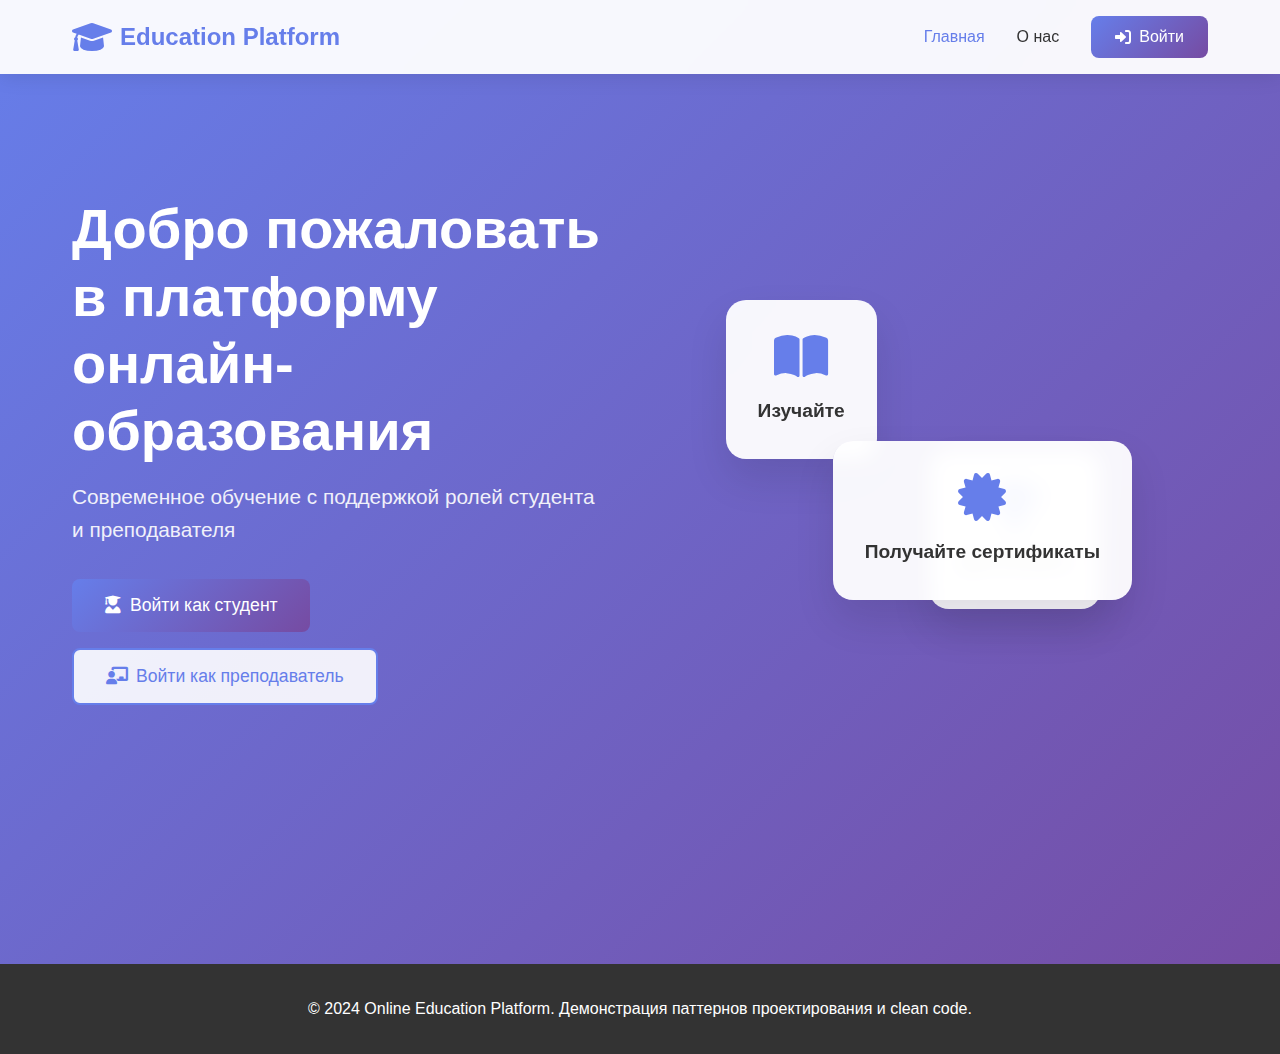
<file: online-education-platform/src/main/webapp/index.html>
<!DOCTYPE html>
<html lang="ru">
<head>
    <meta charset="UTF-8">
    <meta name="viewport" content="width=device-width, initial-scale=1.0">
    <title>🎓 Online Education Platform</title>
    <link href="https://cdnjs.cloudflare.com/ajax/libs/font-awesome/6.0.0/css/all.min.css" rel="stylesheet">
    <style>
        /* Reset and Base Styles */
        * {
            margin: 0;
            padding: 0;
            box-sizing: border-box;
        }

        body {
            font-family: 'Segoe UI', Tahoma, Geneva, Verdana, sans-serif;
            line-height: 1.6;
            color: #333;
            background: linear-gradient(135deg, #667eea 0%, #764ba2 100%);
            min-height: 100vh;
        }

        .container {
            max-width: 1200px;
            margin: 0 auto;
            padding: 0 20px;
        }

        /* Header */
        .header {
            background: rgba(255, 255, 255, 0.95);
            backdrop-filter: blur(10px);
            box-shadow: 0 2px 20px rgba(0, 0, 0, 0.1);
            position: fixed;
            top: 0;
            left: 0;
            right: 0;
            z-index: 1000;
        }

        .navbar {
            display: flex;
            justify-content: space-between;
            align-items: center;
            padding: 1rem 2rem;
            max-width: 1200px;
            margin: 0 auto;
        }

        .nav-brand {
            display: flex;
            align-items: center;
            font-size: 1.5rem;
            font-weight: bold;
            color: #667eea;
        }

        .nav-brand i {
            margin-right: 0.5rem;
            font-size: 2rem;
        }

        .nav-menu {
            display: flex;
            align-items: center;
            gap: 2rem;
        }

        .nav-link {
            text-decoration: none;
            color: #333;
            font-weight: 500;
            transition: color 0.3s ease;
        }

        .nav-link:hover,
        .nav-link.active {
            color: #667eea;
        }

        /* Buttons */
        .btn {
            padding: 0.75rem 1.5rem;
            border: none;
            border-radius: 8px;
            font-size: 1rem;
            font-weight: 500;
            cursor: pointer;
            transition: all 0.3s ease;
            text-decoration: none;
            display: inline-flex;
            align-items: center;
            gap: 0.5rem;
        }

        .btn-primary {
            background: linear-gradient(135deg, #667eea 0%, #764ba2 100%);
            color: white;
        }

        .btn-primary:hover {
            transform: translateY(-2px);
            box-shadow: 0 8px 25px rgba(102, 126, 234, 0.3);
        }

        .btn-secondary {
            background: rgba(255, 255, 255, 0.9);
            color: #667eea;
            border: 2px solid #667eea;
        }

        .btn-secondary:hover {
            background: #667eea;
            color: white;
            transform: translateY(-2px);
        }

        .btn-large {
            padding: 1rem 2rem;
            font-size: 1.1rem;
        }

        .btn-full {
            width: 100%;
            justify-content: center;
        }

        .btn-small {
            padding: 0.25rem 0.5rem;
            font-size: 0.8rem;
        }

        /* Hero Section */
        .hero {
            display: flex;
            align-items: center;
            min-height: 100vh;
            padding: 0 2rem;
            max-width: 1200px;
            margin: 0 auto;
            gap: 4rem;
        }

        .hero-content {
            flex: 1;
            color: white;
        }

        .hero-title {
            font-size: 3.5rem;
            font-weight: 700;
            margin-bottom: 1rem;
            line-height: 1.2;
        }

        .hero-subtitle {
            font-size: 1.3rem;
            margin-bottom: 2rem;
            opacity: 0.9;
        }

        .hero-buttons {
            display: flex;
            gap: 1rem;
            flex-wrap: wrap;
        }

        .hero-image {
            flex: 1;
            position: relative;
            height: 500px;
        }

        .floating-card {
            position: absolute;
            background: rgba(255, 255, 255, 0.95);
            backdrop-filter: blur(10px);
            padding: 2rem;
            border-radius: 20px;
            box-shadow: 0 20px 40px rgba(0, 0, 0, 0.1);
            text-align: center;
            animation: float 6s ease-in-out infinite;
        }

        .floating-card:nth-child(1) {
            top: 20%;
            left: 10%;
            animation-delay: 0s;
        }

        .floating-card:nth-child(2) {
            top: 50%;
            right: 20%;
            animation-delay: 2s;
        }

        .floating-card:nth-child(3) {
            bottom: 20%;
            left: 30%;
            animation-delay: 4s;
        }

        .floating-card i {
            font-size: 3rem;
            color: #667eea;
            margin-bottom: 1rem;
        }

        .floating-card h3 {
            color: #333;
            font-size: 1.2rem;
        }

        @keyframes float {
            0%, 100% { transform: translateY(0px); }
            50% { transform: translateY(-20px); }
        }

        /* Modal */
        .modal {
            display: none;
            position: fixed;
            z-index: 2000;
            left: 0;
            top: 0;
            width: 100%;
            height: 100%;
            background: rgba(0, 0, 0, 0.5);
            backdrop-filter: blur(5px);
        }

        .modal-content {
            background: white;
            margin: 5% auto;
            padding: 0;
            border-radius: 20px;
            width: 90%;
            max-width: 500px;
            box-shadow: 0 20px 60px rgba(0, 0, 0, 0.3);
            animation: modalSlideIn 0.3s ease;
        }

        @keyframes modalSlideIn {
            from {
                opacity: 0;
                transform: translateY(-50px);
            }
            to {
                opacity: 1;
                transform: translateY(0);
            }
        }

        .modal-header {
            padding: 2rem 2rem 1rem;
            border-bottom: 1px solid #eee;
            display: flex;
            justify-content: space-between;
            align-items: center;
        }

        .modal-header h2 {
            color: #333;
            font-size: 1.5rem;
        }

        .close {
            font-size: 2rem;
            font-weight: bold;
            color: #999;
            cursor: pointer;
            transition: color 0.3s ease;
        }

        .close:hover {
            color: #333;
        }

        .modal-body {
            padding: 2rem;
        }

        /* Login Tabs */
        .login-tabs {
            display: flex;
            margin-bottom: 2rem;
            border-radius: 10px;
            overflow: hidden;
            background: #f5f5f5;
        }

        .tab-btn {
            flex: 1;
            padding: 1rem;
            border: none;
            background: transparent;
            cursor: pointer;
            font-weight: 500;
            transition: all 0.3s ease;
        }

        .tab-btn.active {
            background: #667eea;
            color: white;
        }

        .login-form {
            display: none;
        }

        .login-form.active {
            display: block;
        }

        /* Forms */
        .form-group {
            margin-bottom: 1.5rem;
        }

        .form-row {
            display: grid;
            grid-template-columns: 1fr 1fr;
            gap: 1rem;
        }

        .form-group label {
            display: block;
            margin-bottom: 0.5rem;
            font-weight: 500;
            color: #333;
        }

        .form-group input,
        .form-group select {
            width: 100%;
            padding: 0.75rem;
            border: 2px solid #e1e1e1;
            border-radius: 8px;
            font-size: 1rem;
            transition: border-color 0.3s ease;
        }

        .form-group input:focus,
        .form-group select:focus {
            outline: none;
            border-color: #667eea;
        }

        /* Dashboard */
        .dashboard {
            min-height: 100vh;
            padding-top: 80px;
            background: #f8f9fa;
        }

        .dashboard-header {
            background: white;
            padding: 2rem;
            box-shadow: 0 2px 10px rgba(0, 0, 0, 0.1);
            display: flex;
            justify-content: space-between;
            align-items: center;
        }

        .dashboard-header h2 {
            color: #333;
            font-size: 1.8rem;
        }

        .dashboard-content {
            padding: 2rem;
            max-width: 1200px;
            margin: 0 auto;
        }

        .dashboard-stats {
            display: grid;
            grid-template-columns: repeat(auto-fit, minmax(200px, 1fr));
            gap: 2rem;
            margin-bottom: 3rem;
        }

        .stat-card {
            background: white;
            padding: 2rem;
            border-radius: 15px;
            box-shadow: 0 5px 15px rgba(0, 0, 0, 0.1);
            text-align: center;
            transition: transform 0.3s ease;
        }

        .stat-card:hover {
            transform: translateY(-5px);
        }

        .stat-card i {
            font-size: 2.5rem;
            color: #667eea;
            margin-bottom: 1rem;
        }

        .stat-card h3 {
            font-size: 2rem;
            color: #333;
            margin-bottom: 0.5rem;
        }

        .stat-card p {
            color: #666;
            font-weight: 500;
        }

        .dashboard-sections {
            display: grid;
            grid-template-columns: repeat(auto-fit, minmax(400px, 1fr));
            gap: 2rem;
        }

        .section {
            background: white;
            padding: 2rem;
            border-radius: 15px;
            box-shadow: 0 5px 15px rgba(0, 0, 0, 0.1);
        }

        .section h3 {
            color: #333;
            margin-bottom: 1.5rem;
            font-size: 1.3rem;
            display: flex;
            align-items: center;
            gap: 0.5rem;
        }

        .section h3 i {
            color: #667eea;
        }

        /* Lists */
        .courses-list,
        .grades-list,
        .students-list {
            max-height: 300px;
            overflow-y: auto;
        }

        .course-item,
        .grade-item,
        .student-item {
            background: #f8f9fa;
            padding: 1rem;
            border-radius: 10px;
            margin-bottom: 1rem;
            border-left: 4px solid #667eea;
            display: flex;
            justify-content: space-between;
            align-items: center;
        }

        .course-item h4,
        .grade-item h4,
        .student-item h4 {
            color: #333;
            margin-bottom: 0.5rem;
        }

        .course-item p,
        .grade-item p,
        .student-item p {
            color: #666;
            font-size: 0.9rem;
        }

        .student-item .student-info {
            flex: 1;
        }

        .student-item .student-actions {
            display: flex;
            gap: 0.5rem;
        }

        /* Statistics */
        .statistics {
            display: grid;
            gap: 1rem;
        }

        .stat-item {
            background: #f8f9fa;
            padding: 1rem;
            border-radius: 10px;
            display: flex;
            justify-content: space-between;
            align-items: center;
        }

        .stat-item .label {
            font-weight: 500;
            color: #333;
        }

        .stat-item .value {
            font-weight: bold;
            color: #667eea;
        }

        /* Footer */
        .footer {
            background: #333;
            color: white;
            text-align: center;
            padding: 2rem;
            margin-top: 4rem;
        }

        /* Utility Classes */
        .hidden {
            display: none !important;
        }

        .text-center {
            text-align: center;
        }

        .mt-2 {
            margin-top: 1rem;
        }

        .mb-2 {
            margin-bottom: 1rem;
        }

        /* Responsive Design */
        @media (max-width: 768px) {
            .hero {
                flex-direction: column;
                text-align: center;
                padding: 2rem 1rem;
            }
            
            .hero-title {
                font-size: 2.5rem;
            }
            
            .hero-buttons {
                justify-content: center;
            }
            
            .navbar {
                padding: 1rem;
            }
            
            .nav-menu {
                gap: 1rem;
            }
            
            .dashboard-sections {
                grid-template-columns: 1fr;
            }
            
            .form-row {
                grid-template-columns: 1fr;
            }
            
            .floating-card {
                position: relative;
                margin: 1rem auto;
                width: 80%;
            }
            
            .hero-image {
                height: auto;
            }
        }

        @media (max-width: 480px) {
            .hero-title {
                font-size: 2rem;
            }
            
            .hero-subtitle {
                font-size: 1.1rem;
            }
            
            .btn-large {
                padding: 0.8rem 1.5rem;
                font-size: 1rem;
            }
            
            .modal-content {
                margin: 10% auto;
                width: 95%;
            }
            
            .dashboard-header {
                flex-direction: column;
                gap: 1rem;
                text-align: center;
            }
        }

        /* Notification styles */
        @keyframes slideIn {
            from {
                transform: translateX(100%);
                opacity: 0;
            }
            to {
                transform: translateX(0);
                opacity: 1;
            }
        }
        
        @keyframes slideOut {
            from {
                transform: translateX(0);
                opacity: 1;
            }
            to {
                transform: translateX(100%);
                opacity: 0;
            }
        }
    </style>
</head>
<body>
    <!-- Header -->
    <header class="header">
        <nav class="navbar">
            <div class="nav-brand">
                <i class="fas fa-graduation-cap"></i>
                <span>Education Platform</span>
            </div>
            <div class="nav-menu">
                <a href="#home" class="nav-link active">Главная</a>
                <a href="#about" class="nav-link">О нас</a>
                <button class="btn btn-primary" onclick="openLoginModal()">
                    <i class="fas fa-sign-in-alt"></i> Войти
                </button>
            </div>
        </nav>
    </header>

    <!-- Hero Section -->
    <section id="home" class="hero">
        <div class="hero-content">
            <h1 class="hero-title">Добро пожаловать в платформу онлайн-образования</h1>
            <p class="hero-subtitle">Современное обучение с поддержкой ролей студента и преподавателя</p>
            <div class="hero-buttons">
                <button class="btn btn-primary btn-large" onclick="openLoginModal()">
                    <i class="fas fa-user-graduate"></i> Войти как студент
                </button>
                <button class="btn btn-secondary btn-large" onclick="openLoginModal()">
                    <i class="fas fa-chalkboard-teacher"></i> Войти как преподаватель
                </button>
            </div>
        </div>
        <div class="hero-image">
            <div class="floating-card">
                <i class="fas fa-book-open"></i>
                <h3>Изучайте</h3>
            </div>
            <div class="floating-card">
                <i class="fas fa-trophy"></i>
                <h3>Достигайте</h3>
            </div>
            <div class="floating-card">
                <i class="fas fa-certificate"></i>
                <h3>Получайте сертификаты</h3>
            </div>
        </div>
    </section>

    <!-- Login Modal -->
    <div id="loginModal" class="modal">
        <div class="modal-content">
            <div class="modal-header">
                <h2>Вход в систему</h2>
                <span class="close" onclick="closeLoginModal()">&times;</span>
            </div>
            <div class="modal-body">
                <div class="login-tabs">
                    <button class="tab-btn active" onclick="switchTab('student')">Студент</button>
                    <button class="tab-btn" onclick="switchTab('teacher')">Преподаватель</button>
                </div>
                
                <div id="studentLogin" class="login-form active">
                    <form onsubmit="loginStudent(event)">
                        <div class="form-group">
                            <label for="studentEmail">Email:</label>
                            <input type="email" id="studentEmail" required placeholder="alice.johnson@email.com">
                        </div>
                        <div class="form-group">
                            <label for="studentPassword">Пароль:</label>
                            <input type="password" id="studentPassword" required placeholder="••••••••">
                        </div>
                        <button type="submit" class="btn btn-primary btn-full">
                            <i class="fas fa-sign-in-alt"></i> Войти как студент
                        </button>
                    </form>
                </div>
                
                <div id="teacherLogin" class="login-form">
                    <form onsubmit="loginTeacher(event)">
                        <div class="form-group">
                            <label for="teacherEmail">Email:</label>
                            <input type="email" id="teacherEmail" required placeholder="sarah.wilson@university.edu">
                        </div>
                        <div class="form-group">
                            <label for="teacherPassword">Пароль:</label>
                            <input type="password" id="teacherPassword" required placeholder="••••••••">
                        </div>
                        <button type="submit" class="btn btn-primary btn-full">
                            <i class="fas fa-chalkboard-teacher"></i> Войти как преподаватель
                        </button>
                    </form>
                </div>
            </div>
        </div>
    </div>

    <!-- Student Dashboard -->
    <div id="studentDashboard" class="dashboard hidden">
        <div class="dashboard-header">
            <h2><i class="fas fa-user-graduate"></i> Дашборд студента</h2>
            <button class="btn btn-secondary" onclick="logout()">
                <i class="fas fa-sign-out-alt"></i> Выйти
            </button>
        </div>
        <div class="dashboard-content">
            <div class="dashboard-stats">
                <div class="stat-card">
                    <i class="fas fa-book"></i>
                    <h3 id="studentCoursesCount">0</h3>
                    <p>Курсов</p>
                </div>
                <div class="stat-card">
                    <i class="fas fa-chart-line"></i>
                    <h3 id="studentAverageGrade">0%</h3>
                    <p>Средняя оценка</p>
                </div>
                <div class="stat-card">
                    <i class="fas fa-trophy"></i>
                    <h3 id="studentRank">-</h3>
                    <p>Рейтинг</p>
                </div>
            </div>
            <div class="dashboard-sections">
                <div class="section">
                    <h3><i class="fas fa-list"></i> Мои курсы</h3>
                    <div id="studentCoursesList" class="courses-list"></div>
                </div>
                <div class="section">
                    <h3><i class="fas fa-graduation-cap"></i> Мои оценки</h3>
                    <div id="studentGradesList" class="grades-list"></div>
                </div>
            </div>
        </div>
    </div>

    <!-- Teacher Dashboard -->
    <div id="teacherDashboard" class="dashboard hidden">
        <div class="dashboard-header">
            <h2><i class="fas fa-chalkboard-teacher"></i> Дашборд преподавателя</h2>
            <button class="btn btn-secondary" onclick="logout()">
                <i class="fas fa-sign-out-alt"></i> Выйти
            </button>
        </div>
        <div class="dashboard-content">
            <div class="dashboard-stats">
                <div class="stat-card">
                    <i class="fas fa-users"></i>
                    <h3 id="teacherStudentsCount">0</h3>
                    <p>Студентов</p>
                </div>
                <div class="stat-card">
                    <i class="fas fa-book"></i>
                    <h3 id="teacherCoursesCount">0</h3>
                    <p>Курсов</p>
                </div>
                <div class="stat-card">
                    <i class="fas fa-chart-bar"></i>
                    <h3 id="teacherAverageGrade">0%</h3>
                    <p>Средняя оценка</p>
                </div>
            </div>
            <div class="dashboard-sections">
                <div class="section">
                    <h3><i class="fas fa-user-plus"></i> Добавить студента</h3>
                    <form id="addStudentForm" onsubmit="addStudent(event)">
                        <div class="form-row">
                            <div class="form-group">
                                <label for="newStudentName">Имя и фамилия:</label>
                                <input type="text" id="newStudentName" required placeholder="Иван Иванов">
                            </div>
                            <div class="form-group">
                                <label for="newStudentEmail">Email:</label>
                                <input type="email" id="newStudentEmail" required placeholder="ivan.ivanov@email.com">
                            </div>
                        </div>
                        <div class="form-row">
                            <div class="form-group">
                                <label for="newStudentId">ID студента:</label>
                                <input type="text" id="newStudentId" required placeholder="1003">
                            </div>
                            <div class="form-group">
                                <label for="newStudentCourse">Курс для записи:</label>
                                <select id="newStudentCourse">
                                    <option value="">Выберите курс (необязательно)</option>
                                </select>
                            </div>
                        </div>
                        <button type="submit" class="btn btn-primary">
                            <i class="fas fa-user-plus"></i> Добавить студента
                        </button>
                    </form>
                </div>
                <div class="section">
                    <h3><i class="fas fa-plus-circle"></i> Добавить оценку</h3>
                    <form id="addGradeForm" onsubmit="addGrade(event)">
                        <div class="form-row">
                            <div class="form-group">
                                <label for="gradeStudent">Студент:</label>
                                <select id="gradeStudent" required></select>
                            </div>
                            <div class="form-group">
                                <label for="gradeCourse">Курс:</label>
                                <select id="gradeCourse" required></select>
                            </div>
                        </div>
                        <div class="form-row">
                            <div class="form-group">
                                <label for="gradeAssignment">Задание:</label>
                                <input type="text" id="gradeAssignment" required placeholder="Экзамен, Домашнее задание...">
                            </div>
                            <div class="form-group">
                                <label for="gradeScore">Оценка:</label>
                                <input type="number" id="gradeScore" min="0" max="100" step="0.1" required>
                            </div>
                        </div>
                        <button type="submit" class="btn btn-primary">
                            <i class="fas fa-plus"></i> Добавить оценку
                        </button>
                    </form>
                </div>
                <div class="section">
                    <h3><i class="fas fa-users"></i> Список студентов</h3>
                    <div id="studentsList" class="students-list"></div>
                </div>
                <div class="section">
                    <h3><i class="fas fa-chart-pie"></i> Статистика курсов</h3>
                    <div id="courseStatistics" class="statistics"></div>
                </div>
            </div>
        </div>
    </div>

    <!-- Footer -->
    <footer class="footer">
        <div class="container">
            <p>&copy; 2024 Online Education Platform. Демонстрация паттернов проектирования и clean code.</p>
        </div>
    </footer>

    <script>
        // Education Platform Frontend JavaScript
        class EducationPlatform {
            constructor() {
                this.currentUser = null;
                this.userType = null;
                this.apiBase = 'http://localhost:8080/api';
                this.init();
            }

            init() {
                console.log('Инициализация Education Platform...');
                this.setupEventListeners();
                this.loadDemoData();
                console.log('Демо-данные загружены:', {
                    students: this.demoStudents,
                    teachers: this.demoTeachers,
                    courses: this.demoCourses
                });
            }

            setupEventListeners() {
                // Close modal when clicking outside
                window.addEventListener('click', (event) => {
                    const modal = document.getElementById('loginModal');
                    if (event.target === modal) {
                        this.closeLoginModal();
                    }
                });

                // Smooth scrolling for navigation links
                document.querySelectorAll('.nav-link').forEach(link => {
                    link.addEventListener('click', (e) => {
                        e.preventDefault();
                        const targetId = link.getAttribute('href').substring(1);
                        const targetElement = document.getElementById(targetId);
                        if (targetElement) {
                            targetElement.scrollIntoView({ behavior: 'smooth' });
                        }
                    });
                });
            }

            loadDemoData() {
                // Demo data for testing
                this.demoStudents = [
                    { id: 1, name: 'Alice Johnson', email: 'alice.johnson@email.com', studentId: '1001' },
                    { id: 2, name: 'Bob Smith', email: 'bob.smith@email.com', studentId: '1002' }
                ];

                this.demoTeachers = [
                    { id: 1, name: 'Dr. Sarah Wilson', email: 'sarah.wilson@university.edu', teacherId: '2001', department: 'Computer Science' }
                ];

                this.demoCourses = [
                    { id: 1, name: 'Advanced Calculus', code: 'MATH301' },
                    { id: 2, name: 'Java Programming', code: 'CS201' }
                ];

                this.demoGrades = [
                    { studentId: 1, courseId: 1, assignment: 'Midterm Exam', score: 88.5, date: '2024-01-15' },
                    { studentId: 1, courseId: 1, assignment: 'Final Exam', score: 92.0, date: '2024-02-15' },
                    { studentId: 1, courseId: 2, assignment: 'Assignment 1', score: 85.0, date: '2024-01-20' },
                    { studentId: 1, courseId: 2, assignment: 'Project', score: 90.0, date: '2024-02-10' },
                    { studentId: 2, courseId: 1, assignment: 'Midterm Exam', score: 75.0, date: '2024-01-15' },
                    { studentId: 2, courseId: 1, assignment: 'Final Exam', score: 82.0, date: '2024-02-15' }
                ];
            }

            // Modal functions
            openLoginModal() {
                document.getElementById('loginModal').style.display = 'block';
                document.body.style.overflow = 'hidden';
            }

            closeLoginModal() {
                document.getElementById('loginModal').style.display = 'none';
                document.body.style.overflow = 'auto';
            }

            switchTab(tab) {
                // Update tab buttons
                document.querySelectorAll('.tab-btn').forEach(btn => btn.classList.remove('active'));
                document.querySelector(`[onclick="switchTab('${tab}')"]`).classList.add('active');

                // Update forms
                document.querySelectorAll('.login-form').forEach(form => form.classList.remove('active'));
                document.getElementById(tab + 'Login').classList.add('active');
            }

            // Authentication functions
            async loginStudent(event) {
                event.preventDefault();
                const email = document.getElementById('studentEmail').value;
                const password = document.getElementById('studentPassword').value;

                console.log('Попытка входа студента:', email);
                console.log('Доступные студенты:', this.demoStudents);

                // Demo authentication - in real app, this would be an API call
                const student = this.demoStudents.find(s => s.email === email);
                
                if (student) {
                    console.log('Студент найден:', student);
                    this.currentUser = student;
                    this.userType = 'student';
                    this.showStudentDashboard();
                    this.closeLoginModal();
                    this.showNotification('Добро пожаловать, ' + student.name + '!', 'success');
                } else {
                    console.log('Студент не найден для email:', email);
                    this.showNotification('Неверные учетные данные', 'error');
                }
            }

            async loginTeacher(event) {
                event.preventDefault();
                const email = document.getElementById('teacherEmail').value;
                const password = document.getElementById('teacherPassword').value;

                console.log('Попытка входа преподавателя:', email);
                console.log('Доступные преподаватели:', this.demoTeachers);

                // Demo authentication
                const teacher = this.demoTeachers.find(t => t.email === email);
                
                if (teacher) {
                    console.log('Преподаватель найден:', teacher);
                    this.currentUser = teacher;
                    this.userType = 'teacher';
                    this.showTeacherDashboard();
                    this.closeLoginModal();
                    this.showNotification('Добро пожаловать, ' + teacher.name + '!', 'success');
                } else {
                    console.log('Преподаватель не найден для email:', email);
                    this.showNotification('Неверные учетные данные', 'error');
                }
            }

            logout() {
                this.currentUser = null;
                this.userType = null;
                this.hideAllDashboards();
                this.showNotification('Вы вышли из системы', 'info');
            }

            // Dashboard functions
            showStudentDashboard() {
                this.hideAllDashboards();
                document.getElementById('studentDashboard').classList.remove('hidden');
                this.updateStudentDashboard();
            }

            showTeacherDashboard() {
                this.hideAllDashboards();
                document.getElementById('teacherDashboard').classList.remove('hidden');
                this.updateTeacherDashboard();
            }

            hideAllDashboards() {
                document.getElementById('studentDashboard').classList.add('hidden');
                document.getElementById('teacherDashboard').classList.add('hidden');
            }

            updateStudentDashboard() {
                if (!this.currentUser) return;

                const studentGrades = this.demoGrades.filter(g => g.studentId === this.currentUser.id);
                const studentCourses = [...new Set(studentGrades.map(g => g.courseId))];
                
                // Update stats
                document.getElementById('studentCoursesCount').textContent = studentCourses.length;
                
                const averageGrade = studentGrades.length > 0 
                    ? (studentGrades.reduce((sum, g) => sum + g.score, 0) / studentGrades.length).toFixed(1)
                    : 0;
                document.getElementById('studentAverageGrade').textContent = averageGrade + '%';
                
                // Update courses list
                const coursesList = document.getElementById('studentCoursesList');
                coursesList.innerHTML = '';
                
                studentCourses.forEach(courseId => {
                    const course = this.demoCourses.find(c => c.id === courseId);
                    const courseGrades = studentGrades.filter(g => g.courseId === courseId);
                    const courseAverage = (courseGrades.reduce((sum, g) => sum + g.score, 0) / courseGrades.length).toFixed(1);
                    
                    const courseItem = document.createElement('div');
                    courseItem.className = 'course-item';
                    courseItem.innerHTML = `
                        <h4>${course.name}</h4>
                        <p>Код: ${course.code}</p>
                        <p>Средняя оценка: ${courseAverage}%</p>
                        <p>Оценок: ${courseGrades.length}</p>
                    `;
                    coursesList.appendChild(courseItem);
                });

                // Update grades list
                const gradesList = document.getElementById('studentGradesList');
                gradesList.innerHTML = '';
                
                studentGrades.forEach(grade => {
                    const course = this.demoCourses.find(c => c.id === grade.courseId);
                    const letterGrade = this.getLetterGrade(grade.score);
                    
                    const gradeItem = document.createElement('div');
                    gradeItem.className = 'grade-item';
                    gradeItem.innerHTML = `
                        <h4>${grade.assignment}</h4>
                        <p>Курс: ${course.name}</p>
                        <p>Оценка: ${grade.score}% (${letterGrade})</p>
                        <p>Дата: ${grade.date}</p>
                    `;
                    gradesList.appendChild(gradeItem);
                });
            }

            updateTeacherDashboard() {
                if (!this.currentUser) return;

                // Update all teacher dashboard components
                this.updateTeacherStats();
                this.updateGradeFormDropdowns();
                this.updateStudentsList();
                this.updateCourseStatistics();
                this.updateStudentCourseDropdown();
            }

            updateStudentsList() {
                const studentsList = document.getElementById('studentsList');
                studentsList.innerHTML = '';
                
                this.demoStudents.forEach(student => {
                    const studentGrades = this.demoGrades.filter(g => g.studentId === student.id);
                    const averageGrade = studentGrades.length > 0 
                        ? (studentGrades.reduce((sum, g) => sum + g.score, 0) / studentGrades.length).toFixed(1)
                        : 'Нет оценок';
                    
                    const studentItem = document.createElement('div');
                    studentItem.className = 'student-item';
                    studentItem.innerHTML = `
                        <div class="student-info">
                            <h4>${student.name}</h4>
                            <p>Email: ${student.email}</p>
                            <p>ID: ${student.studentId}</p>
                            <p>Средняя оценка: ${averageGrade}%</p>
                        </div>
                        <div class="student-actions">
                            <button class="btn btn-secondary btn-small" onclick="viewStudentGrades(${student.id})">
                                <i class="fas fa-eye"></i> Оценки
                            </button>
                            <button class="btn btn-primary btn-small" onclick="addGradeForStudent(${student.id})">
                                <i class="fas fa-plus"></i> Оценка
                            </button>
                        </div>
                    `;
                    studentsList.appendChild(studentItem);
                });
            }

            updateTeacherStats() {
                const allStudents = this.demoStudents.length;
                const allCourses = this.demoCourses.length;
                const allGrades = this.demoGrades;
                const overallAverage = allGrades.length > 0 
                    ? (allGrades.reduce((sum, g) => sum + g.score, 0) / allGrades.length).toFixed(1)
                    : 0;

                document.getElementById('teacherStudentsCount').textContent = allStudents;
                document.getElementById('teacherCoursesCount').textContent = allCourses;
                document.getElementById('teacherAverageGrade').textContent = overallAverage + '%';
            }

            updateStudentCourseDropdown() {
                const courseSelect = document.getElementById('newStudentCourse');
                
                // Clear existing options except the first one
                courseSelect.innerHTML = '<option value="">Выберите курс (необязательно)</option>';
                
                // Add courses
                this.demoCourses.forEach(course => {
                    const option = document.createElement('option');
                    option.value = course.id;
                    option.textContent = course.name;
                    courseSelect.appendChild(option);
                });
            }

            updateGradeFormDropdowns() {
                const studentSelect = document.getElementById('gradeStudent');
                const courseSelect = document.getElementById('gradeCourse');

                // Clear existing options
                studentSelect.innerHTML = '';
                courseSelect.innerHTML = '';

                // Add students
                this.demoStudents.forEach(student => {
                    const option = document.createElement('option');
                    option.value = student.id;
                    option.textContent = student.name;
                    studentSelect.appendChild(option);
                });

                // Add courses
                this.demoCourses.forEach(course => {
                    const option = document.createElement('option');
                    option.value = course.id;
                    option.textContent = course.name;
                    courseSelect.appendChild(option);
                });
            }

            updateCourseStatistics() {
                const statisticsDiv = document.getElementById('courseStatistics');
                statisticsDiv.innerHTML = '';

                this.demoCourses.forEach(course => {
                    const courseGrades = this.demoGrades.filter(g => g.courseId === course.id);
                    const courseStudents = [...new Set(courseGrades.map(g => g.studentId))];
                    
                    if (courseGrades.length > 0) {
                        const average = (courseGrades.reduce((sum, g) => sum + g.score, 0) / courseGrades.length).toFixed(1);
                        
                        const statItem = document.createElement('div');
                        statItem.className = 'stat-item';
                        statItem.innerHTML = `
                            <span class="label">${course.name}</span>
                            <span class="value">${average}% (${courseStudents.length} студентов)</span>
                        `;
                        statisticsDiv.appendChild(statItem);
                    }
                });
            }

            async addGrade(event) {
                event.preventDefault();
                
                const studentId = parseInt(document.getElementById('gradeStudent').value);
                const courseId = parseInt(document.getElementById('gradeCourse').value);
                const assignment = document.getElementById('gradeAssignment').value;
                const score = parseFloat(document.getElementById('gradeScore').value);

                // Add new grade to demo data
                const newGrade = {
                    studentId: studentId,
                    courseId: courseId,
                    assignment: assignment,
                    score: score,
                    date: new Date().toISOString().split('T')[0]
                };

                this.demoGrades.push(newGrade);

                // Update dashboard
                this.updateCourseStatistics();
                this.updateStudentsList();
                
                // Clear form
                document.getElementById('addGradeForm').reset();
                
                this.showNotification(`Оценка добавлена: ${assignment} - ${score}%`, 'success');
            }

            async addStudent(event) {
                event.preventDefault();
                
                const name = document.getElementById('newStudentName').value.trim();
                const email = document.getElementById('newStudentEmail').value.trim();
                const studentId = document.getElementById('newStudentId').value.trim();
                const courseId = document.getElementById('newStudentCourse').value;

                // Validation
                if (!name || !email || !studentId) {
                    this.showNotification('Пожалуйста, заполните все обязательные поля', 'error');
                    return;
                }

                // Check if email already exists
                if (this.demoStudents.find(s => s.email === email)) {
                    this.showNotification('Студент с таким email уже существует', 'error');
                    return;
                }

                // Check if student ID already exists
                if (this.demoStudents.find(s => s.studentId === studentId)) {
                    this.showNotification('Студент с таким ID уже существует', 'error');
                    return;
                }

                // Generate new student ID
                const newStudentId = Math.max(...this.demoStudents.map(s => s.id)) + 1;

                // Create new student
                const newStudent = {
                    id: newStudentId,
                    name: name,
                    email: email,
                    studentId: studentId
                };

                // Add to demo data
                this.demoStudents.push(newStudent);

                // If course is selected, add enrollment (this would be handled by backend in real app)
                if (courseId) {
                    console.log(`Студент ${name} записан на курс ${courseId}`);
                }

                // Update dashboard
                this.updateGradeFormDropdowns();
                this.updateStudentsList();
                this.updateTeacherStats();
                
                // Clear form
                document.getElementById('addStudentForm').reset();
                
                this.showNotification(`Студент ${name} успешно добавлен!`, 'success');
            }

            // Utility functions
            getLetterGrade(score) {
                if (score >= 90) return 'A';
                if (score >= 80) return 'B';
                if (score >= 70) return 'C';
                if (score >= 60) return 'D';
                return 'F';
            }

            showNotification(message, type = 'info') {
                // Create notification element
                const notification = document.createElement('div');
                notification.className = `notification notification-${type}`;
                notification.textContent = message;
                
                // Style the notification
                notification.style.cssText = `
                    position: fixed;
                    top: 20px;
                    right: 20px;
                    padding: 1rem 2rem;
                    border-radius: 8px;
                    color: white;
                    font-weight: 500;
                    z-index: 3000;
                    animation: slideIn 0.3s ease;
                    max-width: 300px;
                `;

                // Set background color based on type
                const colors = {
                    success: '#28a745',
                    error: '#dc3545',
                    info: '#17a2b8',
                    warning: '#ffc107'
                };
                notification.style.backgroundColor = colors[type] || colors.info;

                // Add to page
                document.body.appendChild(notification);

                // Remove after 3 seconds
                setTimeout(() => {
                    notification.style.animation = 'slideOut 0.3s ease';
                    setTimeout(() => {
                        if (notification.parentNode) {
                            notification.parentNode.removeChild(notification);
                        }
                    }, 300);
                }, 3000);
            }
        }

        // Global functions for HTML onclick handlers
        let app;

        function openLoginModal() {
            app.openLoginModal();
        }

        function closeLoginModal() {
            app.closeLoginModal();
        }

        function switchTab(tab) {
            app.switchTab(tab);
        }

        function loginStudent(event) {
            app.loginStudent(event);
        }

        function loginTeacher(event) {
            app.loginTeacher(event);
        }

        function logout() {
            app.logout();
        }

        function addGrade(event) {
            app.addGrade(event);
        }

        function addStudent(event) {
            app.addStudent(event);
        }

        function viewStudentGrades(studentId) {
            const student = app.demoStudents.find(s => s.id === studentId);
            if (student) {
                app.showNotification(`Просмотр оценок для ${student.name}`, 'info');
                // В реальном приложении здесь был бы переход к детальному просмотру
            }
        }

        function addGradeForStudent(studentId) {
            const student = app.demoStudents.find(s => s.id === studentId);
            if (student) {
                // Автоматически выбираем студента в форме добавления оценки
                document.getElementById('gradeStudent').value = studentId;
                app.showNotification(`Добавление оценки для ${student.name}`, 'info');
            }
        }

        // Initialize app when DOM is loaded
        document.addEventListener('DOMContentLoaded', () => {
            app = new EducationPlatform();
        });

    </script>
</body>
</html>
</file>
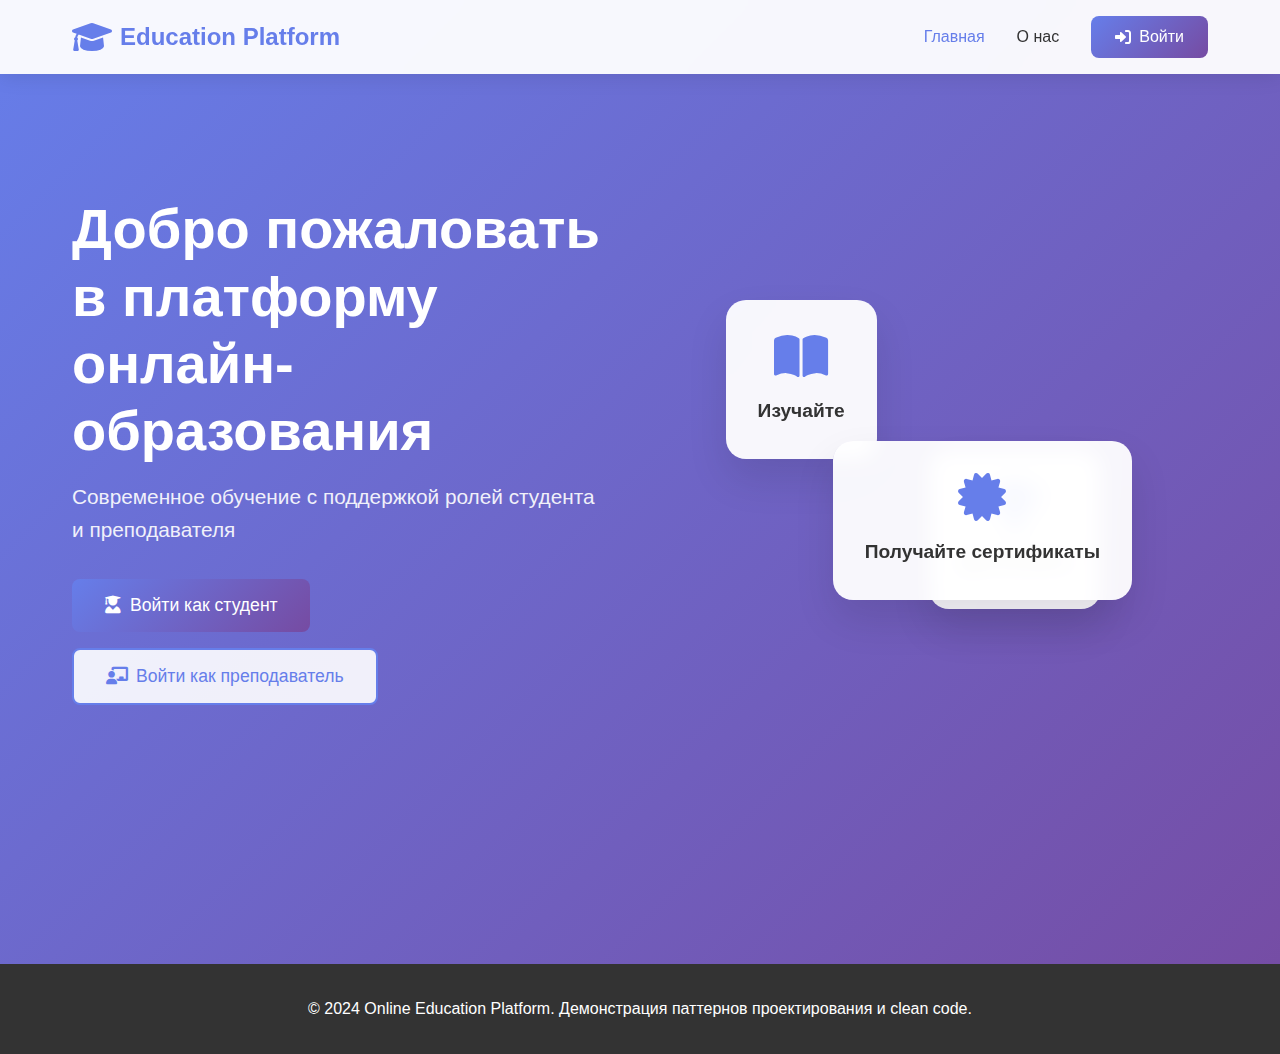
<file: online-education-platform/src/main/webapp/single-file.html>
<!DOCTYPE html>
<html lang="ru">
<head>
    <meta charset="UTF-8">
    <meta name="viewport" content="width=device-width, initial-scale=1.0">
    <title>🎓 Online Education Platform</title>
    <link href="https://cdnjs.cloudflare.com/ajax/libs/font-awesome/6.0.0/css/all.min.css" rel="stylesheet">
    <style>
        /* Reset and Base Styles */
        * {
            margin: 0;
            padding: 0;
            box-sizing: border-box;
        }

        body {
            font-family: 'Segoe UI', Tahoma, Geneva, Verdana, sans-serif;
            line-height: 1.6;
            color: #333;
            background: linear-gradient(135deg, #667eea 0%, #764ba2 100%);
            min-height: 100vh;
        }

        .container {
            max-width: 1200px;
            margin: 0 auto;
            padding: 0 20px;
        }

        /* Header */
        .header {
            background: rgba(255, 255, 255, 0.95);
            backdrop-filter: blur(10px);
            box-shadow: 0 2px 20px rgba(0, 0, 0, 0.1);
            position: fixed;
            top: 0;
            left: 0;
            right: 0;
            z-index: 1000;
        }

        .navbar {
            display: flex;
            justify-content: space-between;
            align-items: center;
            padding: 1rem 2rem;
            max-width: 1200px;
            margin: 0 auto;
        }

        .nav-brand {
            display: flex;
            align-items: center;
            font-size: 1.5rem;
            font-weight: bold;
            color: #667eea;
        }

        .nav-brand i {
            margin-right: 0.5rem;
            font-size: 2rem;
        }

        .nav-menu {
            display: flex;
            align-items: center;
            gap: 2rem;
        }

        .nav-link {
            text-decoration: none;
            color: #333;
            font-weight: 500;
            transition: color 0.3s ease;
        }

        .nav-link:hover,
        .nav-link.active {
            color: #667eea;
        }

        /* Buttons */
        .btn {
            padding: 0.75rem 1.5rem;
            border: none;
            border-radius: 8px;
            font-size: 1rem;
            font-weight: 500;
            cursor: pointer;
            transition: all 0.3s ease;
            text-decoration: none;
            display: inline-flex;
            align-items: center;
            gap: 0.5rem;
        }

        .btn-primary {
            background: linear-gradient(135deg, #667eea 0%, #764ba2 100%);
            color: white;
        }

        .btn-primary:hover {
            transform: translateY(-2px);
            box-shadow: 0 8px 25px rgba(102, 126, 234, 0.3);
        }

        .btn-secondary {
            background: rgba(255, 255, 255, 0.9);
            color: #667eea;
            border: 2px solid #667eea;
        }

        .btn-secondary:hover {
            background: #667eea;
            color: white;
            transform: translateY(-2px);
        }

        .btn-large {
            padding: 1rem 2rem;
            font-size: 1.1rem;
        }

        .btn-full {
            width: 100%;
            justify-content: center;
        }

        .btn-small {
            padding: 0.25rem 0.5rem;
            font-size: 0.8rem;
        }

        /* Hero Section */
        .hero {
            display: flex;
            align-items: center;
            min-height: 100vh;
            padding: 0 2rem;
            max-width: 1200px;
            margin: 0 auto;
            gap: 4rem;
        }

        .hero-content {
            flex: 1;
            color: white;
        }

        .hero-title {
            font-size: 3.5rem;
            font-weight: 700;
            margin-bottom: 1rem;
            line-height: 1.2;
        }

        .hero-subtitle {
            font-size: 1.3rem;
            margin-bottom: 2rem;
            opacity: 0.9;
        }

        .hero-buttons {
            display: flex;
            gap: 1rem;
            flex-wrap: wrap;
        }

        .hero-image {
            flex: 1;
            position: relative;
            height: 500px;
        }

        .floating-card {
            position: absolute;
            background: rgba(255, 255, 255, 0.95);
            backdrop-filter: blur(10px);
            padding: 2rem;
            border-radius: 20px;
            box-shadow: 0 20px 40px rgba(0, 0, 0, 0.1);
            text-align: center;
            animation: float 6s ease-in-out infinite;
        }

        .floating-card:nth-child(1) {
            top: 20%;
            left: 10%;
            animation-delay: 0s;
        }

        .floating-card:nth-child(2) {
            top: 50%;
            right: 20%;
            animation-delay: 2s;
        }

        .floating-card:nth-child(3) {
            bottom: 20%;
            left: 30%;
            animation-delay: 4s;
        }

        .floating-card i {
            font-size: 3rem;
            color: #667eea;
            margin-bottom: 1rem;
        }

        .floating-card h3 {
            color: #333;
            font-size: 1.2rem;
        }

        @keyframes float {
            0%, 100% { transform: translateY(0px); }
            50% { transform: translateY(-20px); }
        }

        /* Modal */
        .modal {
            display: none;
            position: fixed;
            z-index: 2000;
            left: 0;
            top: 0;
            width: 100%;
            height: 100%;
            background: rgba(0, 0, 0, 0.5);
            backdrop-filter: blur(5px);
        }

        .modal-content {
            background: white;
            margin: 5% auto;
            padding: 0;
            border-radius: 20px;
            width: 90%;
            max-width: 500px;
            box-shadow: 0 20px 60px rgba(0, 0, 0, 0.3);
            animation: modalSlideIn 0.3s ease;
        }

        @keyframes modalSlideIn {
            from {
                opacity: 0;
                transform: translateY(-50px);
            }
            to {
                opacity: 1;
                transform: translateY(0);
            }
        }

        .modal-header {
            padding: 2rem 2rem 1rem;
            border-bottom: 1px solid #eee;
            display: flex;
            justify-content: space-between;
            align-items: center;
        }

        .modal-header h2 {
            color: #333;
            font-size: 1.5rem;
        }

        .close {
            font-size: 2rem;
            font-weight: bold;
            color: #999;
            cursor: pointer;
            transition: color 0.3s ease;
        }

        .close:hover {
            color: #333;
        }

        .modal-body {
            padding: 2rem;
        }

        /* Login Tabs */
        .login-tabs {
            display: flex;
            margin-bottom: 2rem;
            border-radius: 10px;
            overflow: hidden;
            background: #f5f5f5;
        }

        .tab-btn {
            flex: 1;
            padding: 1rem;
            border: none;
            background: transparent;
            cursor: pointer;
            font-weight: 500;
            transition: all 0.3s ease;
        }

        .tab-btn.active {
            background: #667eea;
            color: white;
        }

        .login-form {
            display: none;
        }

        .login-form.active {
            display: block;
        }

        /* Forms */
        .form-group {
            margin-bottom: 1.5rem;
        }

        .form-row {
            display: grid;
            grid-template-columns: 1fr 1fr;
            gap: 1rem;
        }

        .form-group label {
            display: block;
            margin-bottom: 0.5rem;
            font-weight: 500;
            color: #333;
        }

        .form-group input,
        .form-group select {
            width: 100%;
            padding: 0.75rem;
            border: 2px solid #e1e1e1;
            border-radius: 8px;
            font-size: 1rem;
            transition: border-color 0.3s ease;
        }

        .form-group input:focus,
        .form-group select:focus {
            outline: none;
            border-color: #667eea;
        }

        /* Dashboard */
        .dashboard {
            min-height: 100vh;
            padding-top: 80px;
            background: #f8f9fa;
        }

        .dashboard-header {
            background: white;
            padding: 2rem;
            box-shadow: 0 2px 10px rgba(0, 0, 0, 0.1);
            display: flex;
            justify-content: space-between;
            align-items: center;
        }

        .dashboard-header h2 {
            color: #333;
            font-size: 1.8rem;
        }

        .dashboard-content {
            padding: 2rem;
            max-width: 1200px;
            margin: 0 auto;
        }

        .dashboard-stats {
            display: grid;
            grid-template-columns: repeat(auto-fit, minmax(200px, 1fr));
            gap: 2rem;
            margin-bottom: 3rem;
        }

        .stat-card {
            background: white;
            padding: 2rem;
            border-radius: 15px;
            box-shadow: 0 5px 15px rgba(0, 0, 0, 0.1);
            text-align: center;
            transition: transform 0.3s ease;
        }

        .stat-card:hover {
            transform: translateY(-5px);
        }

        .stat-card i {
            font-size: 2.5rem;
            color: #667eea;
            margin-bottom: 1rem;
        }

        .stat-card h3 {
            font-size: 2rem;
            color: #333;
            margin-bottom: 0.5rem;
        }

        .stat-card p {
            color: #666;
            font-weight: 500;
        }

        .dashboard-sections {
            display: grid;
            grid-template-columns: repeat(auto-fit, minmax(400px, 1fr));
            gap: 2rem;
        }

        .section {
            background: white;
            padding: 2rem;
            border-radius: 15px;
            box-shadow: 0 5px 15px rgba(0, 0, 0, 0.1);
        }

        .section h3 {
            color: #333;
            margin-bottom: 1.5rem;
            font-size: 1.3rem;
            display: flex;
            align-items: center;
            gap: 0.5rem;
        }

        .section h3 i {
            color: #667eea;
        }

        /* Lists */
        .courses-list,
        .grades-list,
        .students-list {
            max-height: 300px;
            overflow-y: auto;
        }

        .course-item,
        .grade-item,
        .student-item {
            background: #f8f9fa;
            padding: 1rem;
            border-radius: 10px;
            margin-bottom: 1rem;
            border-left: 4px solid #667eea;
            display: flex;
            justify-content: space-between;
            align-items: center;
        }

        .course-item h4,
        .grade-item h4,
        .student-item h4 {
            color: #333;
            margin-bottom: 0.5rem;
        }

        .course-item p,
        .grade-item p,
        .student-item p {
            color: #666;
            font-size: 0.9rem;
        }

        .student-item .student-info {
            flex: 1;
        }

        .student-item .student-actions {
            display: flex;
            gap: 0.5rem;
        }

        /* Statistics */
        .statistics {
            display: grid;
            gap: 1rem;
        }

        .stat-item {
            background: #f8f9fa;
            padding: 1rem;
            border-radius: 10px;
            display: flex;
            justify-content: space-between;
            align-items: center;
        }

        .stat-item .label {
            font-weight: 500;
            color: #333;
        }

        .stat-item .value {
            font-weight: bold;
            color: #667eea;
        }

        /* Footer */
        .footer {
            background: #333;
            color: white;
            text-align: center;
            padding: 2rem;
            margin-top: 4rem;
        }

        /* Utility Classes */
        .hidden {
            display: none !important;
        }

        .text-center {
            text-align: center;
        }

        .mt-2 {
            margin-top: 1rem;
        }

        .mb-2 {
            margin-bottom: 1rem;
        }

        /* Responsive Design */
        @media (max-width: 768px) {
            .hero {
                flex-direction: column;
                text-align: center;
                padding: 2rem 1rem;
            }
            
            .hero-title {
                font-size: 2.5rem;
            }
            
            .hero-buttons {
                justify-content: center;
            }
            
            .navbar {
                padding: 1rem;
            }
            
            .nav-menu {
                gap: 1rem;
            }
            
            .dashboard-sections {
                grid-template-columns: 1fr;
            }
            
            .form-row {
                grid-template-columns: 1fr;
            }
            
            .floating-card {
                position: relative;
                margin: 1rem auto;
                width: 80%;
            }
            
            .hero-image {
                height: auto;
            }
        }

        @media (max-width: 480px) {
            .hero-title {
                font-size: 2rem;
            }
            
            .hero-subtitle {
                font-size: 1.1rem;
            }
            
            .btn-large {
                padding: 0.8rem 1.5rem;
                font-size: 1rem;
            }
            
            .modal-content {
                margin: 10% auto;
                width: 95%;
            }
            
            .dashboard-header {
                flex-direction: column;
                gap: 1rem;
                text-align: center;
            }
        }

        /* Notification styles */
        @keyframes slideIn {
            from {
                transform: translateX(100%);
                opacity: 0;
            }
            to {
                transform: translateX(0);
                opacity: 1;
            }
        }
        
        @keyframes slideOut {
            from {
                transform: translateX(0);
                opacity: 1;
            }
            to {
                transform: translateX(100%);
                opacity: 0;
            }
        }
    </style>
</head>
<body>
    <!-- Header -->
    <header class="header">
        <nav class="navbar">
            <div class="nav-brand">
                <i class="fas fa-graduation-cap"></i>
                <span>Education Platform</span>
            </div>
            <div class="nav-menu">
                <a href="#home" class="nav-link active">Главная</a>
                <a href="#about" class="nav-link">О нас</a>
                <button class="btn btn-primary" onclick="openLoginModal()">
                    <i class="fas fa-sign-in-alt"></i> Войти
                </button>
            </div>
        </nav>
    </header>

    <!-- Hero Section -->
    <section id="home" class="hero">
        <div class="hero-content">
            <h1 class="hero-title">Добро пожаловать в платформу онлайн-образования</h1>
            <p class="hero-subtitle">Современное обучение с поддержкой ролей студента и преподавателя</p>
            <div class="hero-buttons">
                <button class="btn btn-primary btn-large" onclick="openLoginModal()">
                    <i class="fas fa-user-graduate"></i> Войти как студент
                </button>
                <button class="btn btn-secondary btn-large" onclick="openLoginModal()">
                    <i class="fas fa-chalkboard-teacher"></i> Войти как преподаватель
                </button>
            </div>
        </div>
        <div class="hero-image">
            <div class="floating-card">
                <i class="fas fa-book-open"></i>
                <h3>Изучайте</h3>
            </div>
            <div class="floating-card">
                <i class="fas fa-trophy"></i>
                <h3>Достигайте</h3>
            </div>
            <div class="floating-card">
                <i class="fas fa-certificate"></i>
                <h3>Получайте сертификаты</h3>
            </div>
        </div>
    </section>

    <!-- Login Modal -->
    <div id="loginModal" class="modal">
        <div class="modal-content">
            <div class="modal-header">
                <h2>Вход в систему</h2>
                <span class="close" onclick="closeLoginModal()">&times;</span>
            </div>
            <div class="modal-body">
                <div class="login-tabs">
                    <button class="tab-btn active" onclick="switchTab('student')">Студент</button>
                    <button class="tab-btn" onclick="switchTab('teacher')">Преподаватель</button>
                </div>
                
                <div id="studentLogin" class="login-form active">
                    <form onsubmit="loginStudent(event)">
                        <div class="form-group">
                            <label for="studentEmail">Email:</label>
                            <input type="email" id="studentEmail" required placeholder="alice.johnson@email.com">
                        </div>
                        <div class="form-group">
                            <label for="studentPassword">Пароль:</label>
                            <input type="password" id="studentPassword" required placeholder="••••••••">
                        </div>
                        <button type="submit" class="btn btn-primary btn-full">
                            <i class="fas fa-sign-in-alt"></i> Войти как студент
                        </button>
                    </form>
                </div>
                
                <div id="teacherLogin" class="login-form">
                    <form onsubmit="loginTeacher(event)">
                        <div class="form-group">
                            <label for="teacherEmail">Email:</label>
                            <input type="email" id="teacherEmail" required placeholder="sarah.wilson@university.edu">
                        </div>
                        <div class="form-group">
                            <label for="teacherPassword">Пароль:</label>
                            <input type="password" id="teacherPassword" required placeholder="••••••••">
                        </div>
                        <button type="submit" class="btn btn-primary btn-full">
                            <i class="fas fa-chalkboard-teacher"></i> Войти как преподаватель
                        </button>
                    </form>
                </div>
            </div>
        </div>
    </div>

    <!-- Student Dashboard -->
    <div id="studentDashboard" class="dashboard hidden">
        <div class="dashboard-header">
            <h2><i class="fas fa-user-graduate"></i> Дашборд студента</h2>
            <button class="btn btn-secondary" onclick="logout()">
                <i class="fas fa-sign-out-alt"></i> Выйти
            </button>
        </div>
        <div class="dashboard-content">
            <div class="dashboard-stats">
                <div class="stat-card">
                    <i class="fas fa-book"></i>
                    <h3 id="studentCoursesCount">0</h3>
                    <p>Курсов</p>
                </div>
                <div class="stat-card">
                    <i class="fas fa-chart-line"></i>
                    <h3 id="studentAverageGrade">0%</h3>
                    <p>Средняя оценка</p>
                </div>
                <div class="stat-card">
                    <i class="fas fa-trophy"></i>
                    <h3 id="studentRank">-</h3>
                    <p>Рейтинг</p>
                </div>
            </div>
            <div class="dashboard-sections">
                <div class="section">
                    <h3><i class="fas fa-list"></i> Мои курсы</h3>
                    <div id="studentCoursesList" class="courses-list"></div>
                </div>
                <div class="section">
                    <h3><i class="fas fa-graduation-cap"></i> Мои оценки</h3>
                    <div id="studentGradesList" class="grades-list"></div>
                </div>
            </div>
        </div>
    </div>

    <!-- Teacher Dashboard -->
    <div id="teacherDashboard" class="dashboard hidden">
        <div class="dashboard-header">
            <h2><i class="fas fa-chalkboard-teacher"></i> Дашборд преподавателя</h2>
            <button class="btn btn-secondary" onclick="logout()">
                <i class="fas fa-sign-out-alt"></i> Выйти
            </button>
        </div>
        <div class="dashboard-content">
            <div class="dashboard-stats">
                <div class="stat-card">
                    <i class="fas fa-users"></i>
                    <h3 id="teacherStudentsCount">0</h3>
                    <p>Студентов</p>
                </div>
                <div class="stat-card">
                    <i class="fas fa-book"></i>
                    <h3 id="teacherCoursesCount">0</h3>
                    <p>Курсов</p>
                </div>
                <div class="stat-card">
                    <i class="fas fa-chart-bar"></i>
                    <h3 id="teacherAverageGrade">0%</h3>
                    <p>Средняя оценка</p>
                </div>
            </div>
            <div class="dashboard-sections">
                <div class="section">
                    <h3><i class="fas fa-user-plus"></i> Добавить студента</h3>
                    <form id="addStudentForm" onsubmit="addStudent(event)">
                        <div class="form-row">
                            <div class="form-group">
                                <label for="studentName">Имя и фамилия:</label>
                                <input type="text" id="studentName" required placeholder="Иван Иванов">
                            </div>
                            <div class="form-group">
                                <label for="studentEmail">Email:</label>
                                <input type="email" id="studentEmail" required placeholder="ivan.ivanov@email.com">
                            </div>
                        </div>
                        <div class="form-row">
                            <div class="form-group">
                                <label for="studentId">ID студента:</label>
                                <input type="text" id="studentId" required placeholder="1003">
                            </div>
                            <div class="form-group">
                                <label for="studentCourse">Курс для записи:</label>
                                <select id="studentCourse">
                                    <option value="">Выберите курс (необязательно)</option>
                                </select>
                            </div>
                        </div>
                        <button type="submit" class="btn btn-primary">
                            <i class="fas fa-user-plus"></i> Добавить студента
                        </button>
                    </form>
                </div>
                <div class="section">
                    <h3><i class="fas fa-plus-circle"></i> Добавить оценку</h3>
                    <form id="addGradeForm" onsubmit="addGrade(event)">
                        <div class="form-row">
                            <div class="form-group">
                                <label for="gradeStudent">Студент:</label>
                                <select id="gradeStudent" required></select>
                            </div>
                            <div class="form-group">
                                <label for="gradeCourse">Курс:</label>
                                <select id="gradeCourse" required></select>
                            </div>
                        </div>
                        <div class="form-row">
                            <div class="form-group">
                                <label for="gradeAssignment">Задание:</label>
                                <input type="text" id="gradeAssignment" required placeholder="Экзамен, Домашнее задание...">
                            </div>
                            <div class="form-group">
                                <label for="gradeScore">Оценка:</label>
                                <input type="number" id="gradeScore" min="0" max="100" step="0.1" required>
                            </div>
                        </div>
                        <button type="submit" class="btn btn-primary">
                            <i class="fas fa-plus"></i> Добавить оценку
                        </button>
                    </form>
                </div>
                <div class="section">
                    <h3><i class="fas fa-users"></i> Список студентов</h3>
                    <div id="studentsList" class="students-list"></div>
                </div>
                <div class="section">
                    <h3><i class="fas fa-chart-pie"></i> Статистика курсов</h3>
                    <div id="courseStatistics" class="statistics"></div>
                </div>
            </div>
        </div>
    </div>

    <!-- Footer -->
    <footer class="footer">
        <div class="container">
            <p>&copy; 2024 Online Education Platform. Демонстрация паттернов проектирования и clean code.</p>
        </div>
    </footer>

    <script>
        // Education Platform Frontend JavaScript
        class EducationPlatform {
            constructor() {
                this.currentUser = null;
                this.userType = null;
                this.apiBase = 'http://localhost:8080/api';
                this.init();
            }

            init() {
                console.log('Инициализация Education Platform...');
                this.setupEventListeners();
                this.loadDemoData();
                console.log('Демо-данные загружены:', {
                    students: this.demoStudents,
                    teachers: this.demoTeachers,
                    courses: this.demoCourses
                });
            }

            setupEventListeners() {
                // Close modal when clicking outside
                window.addEventListener('click', (event) => {
                    const modal = document.getElementById('loginModal');
                    if (event.target === modal) {
                        this.closeLoginModal();
                    }
                });

                // Smooth scrolling for navigation links
                document.querySelectorAll('.nav-link').forEach(link => {
                    link.addEventListener('click', (e) => {
                        e.preventDefault();
                        const targetId = link.getAttribute('href').substring(1);
                        const targetElement = document.getElementById(targetId);
                        if (targetElement) {
                            targetElement.scrollIntoView({ behavior: 'smooth' });
                        }
                    });
                });
            }

            loadDemoData() {
                // Demo data for testing
                this.demoStudents = [
                    { id: 1, name: 'Alice Johnson', email: 'alice.johnson@email.com', studentId: '1001' },
                    { id: 2, name: 'Bob Smith', email: 'bob.smith@email.com', studentId: '1002' }
                ];

                this.demoTeachers = [
                    { id: 1, name: 'Dr. Sarah Wilson', email: 'sarah.wilson@university.edu', teacherId: '2001', department: 'Computer Science' }
                ];

                this.demoCourses = [
                    { id: 1, name: 'Advanced Calculus', code: 'MATH301' },
                    { id: 2, name: 'Java Programming', code: 'CS201' }
                ];

                this.demoGrades = [
                    { studentId: 1, courseId: 1, assignment: 'Midterm Exam', score: 88.5, date: '2024-01-15' },
                    { studentId: 1, courseId: 1, assignment: 'Final Exam', score: 92.0, date: '2024-02-15' },
                    { studentId: 1, courseId: 2, assignment: 'Assignment 1', score: 85.0, date: '2024-01-20' },
                    { studentId: 1, courseId: 2, assignment: 'Project', score: 90.0, date: '2024-02-10' },
                    { studentId: 2, courseId: 1, assignment: 'Midterm Exam', score: 75.0, date: '2024-01-15' },
                    { studentId: 2, courseId: 1, assignment: 'Final Exam', score: 82.0, date: '2024-02-15' }
                ];
            }

            // Modal functions
            openLoginModal() {
                document.getElementById('loginModal').style.display = 'block';
                document.body.style.overflow = 'hidden';
            }

            closeLoginModal() {
                document.getElementById('loginModal').style.display = 'none';
                document.body.style.overflow = 'auto';
            }

            switchTab(tab) {
                // Update tab buttons
                document.querySelectorAll('.tab-btn').forEach(btn => btn.classList.remove('active'));
                document.querySelector(`[onclick="switchTab('${tab}')"]`).classList.add('active');

                // Update forms
                document.querySelectorAll('.login-form').forEach(form => form.classList.remove('active'));
                document.getElementById(tab + 'Login').classList.add('active');
            }

            // Authentication functions
            async loginStudent(event) {
                event.preventDefault();
                const email = document.getElementById('studentEmail').value;
                const password = document.getElementById('studentPassword').value;

                console.log('Попытка входа студента:', email);
                console.log('Доступные студенты:', this.demoStudents);

                // Demo authentication - in real app, this would be an API call
                const student = this.demoStudents.find(s => s.email === email);
                
                if (student) {
                    console.log('Студент найден:', student);
                    this.currentUser = student;
                    this.userType = 'student';
                    this.showStudentDashboard();
                    this.closeLoginModal();
                    this.showNotification('Добро пожаловать, ' + student.name + '!', 'success');
                } else {
                    console.log('Студент не найден для email:', email);
                    this.showNotification('Неверные учетные данные', 'error');
                }
            }

            async loginTeacher(event) {
                event.preventDefault();
                const email = document.getElementById('teacherEmail').value;
                const password = document.getElementById('teacherPassword').value;

                console.log('Попытка входа преподавателя:', email);
                console.log('Доступные преподаватели:', this.demoTeachers);

                // Demo authentication
                const teacher = this.demoTeachers.find(t => t.email === email);
                
                if (teacher) {
                    console.log('Преподаватель найден:', teacher);
                    this.currentUser = teacher;
                    this.userType = 'teacher';
                    this.showTeacherDashboard();
                    this.closeLoginModal();
                    this.showNotification('Добро пожаловать, ' + teacher.name + '!', 'success');
                } else {
                    console.log('Преподаватель не найден для email:', email);
                    this.showNotification('Неверные учетные данные', 'error');
                }
            }

            logout() {
                this.currentUser = null;
                this.userType = null;
                this.hideAllDashboards();
                this.showNotification('Вы вышли из системы', 'info');
            }

            // Dashboard functions
            showStudentDashboard() {
                this.hideAllDashboards();
                document.getElementById('studentDashboard').classList.remove('hidden');
                this.updateStudentDashboard();
            }

            showTeacherDashboard() {
                this.hideAllDashboards();
                document.getElementById('teacherDashboard').classList.remove('hidden');
                this.updateTeacherDashboard();
            }

            hideAllDashboards() {
                document.getElementById('studentDashboard').classList.add('hidden');
                document.getElementById('teacherDashboard').classList.add('hidden');
            }

            updateStudentDashboard() {
                if (!this.currentUser) return;

                const studentGrades = this.demoGrades.filter(g => g.studentId === this.currentUser.id);
                const studentCourses = [...new Set(studentGrades.map(g => g.courseId))];
                
                // Update stats
                document.getElementById('studentCoursesCount').textContent = studentCourses.length;
                
                const averageGrade = studentGrades.length > 0 
                    ? (studentGrades.reduce((sum, g) => sum + g.score, 0) / studentGrades.length).toFixed(1)
                    : 0;
                document.getElementById('studentAverageGrade').textContent = averageGrade + '%';
                
                // Update courses list
                const coursesList = document.getElementById('studentCoursesList');
                coursesList.innerHTML = '';
                
                studentCourses.forEach(courseId => {
                    const course = this.demoCourses.find(c => c.id === courseId);
                    const courseGrades = studentGrades.filter(g => g.courseId === courseId);
                    const courseAverage = (courseGrades.reduce((sum, g) => sum + g.score, 0) / courseGrades.length).toFixed(1);
                    
                    const courseItem = document.createElement('div');
                    courseItem.className = 'course-item';
                    courseItem.innerHTML = `
                        <h4>${course.name}</h4>
                        <p>Код: ${course.code}</p>
                        <p>Средняя оценка: ${courseAverage}%</p>
                        <p>Оценок: ${courseGrades.length}</p>
                    `;
                    coursesList.appendChild(courseItem);
                });

                // Update grades list
                const gradesList = document.getElementById('studentGradesList');
                gradesList.innerHTML = '';
                
                studentGrades.forEach(grade => {
                    const course = this.demoCourses.find(c => c.id === grade.courseId);
                    const letterGrade = this.getLetterGrade(grade.score);
                    
                    const gradeItem = document.createElement('div');
                    gradeItem.className = 'grade-item';
                    gradeItem.innerHTML = `
                        <h4>${grade.assignment}</h4>
                        <p>Курс: ${course.name}</p>
                        <p>Оценка: ${grade.score}% (${letterGrade})</p>
                        <p>Дата: ${grade.date}</p>
                    `;
                    gradesList.appendChild(gradeItem);
                });
            }

            updateTeacherDashboard() {
                if (!this.currentUser) return;

                // Update all teacher dashboard components
                this.updateTeacherStats();
                this.updateGradeFormDropdowns();
                this.updateStudentsList();
                this.updateCourseStatistics();
                this.updateStudentCourseDropdown();
            }

            updateStudentsList() {
                const studentsList = document.getElementById('studentsList');
                studentsList.innerHTML = '';
                
                this.demoStudents.forEach(student => {
                    const studentGrades = this.demoGrades.filter(g => g.studentId === student.id);
                    const averageGrade = studentGrades.length > 0 
                        ? (studentGrades.reduce((sum, g) => sum + g.score, 0) / studentGrades.length).toFixed(1)
                        : 'Нет оценок';
                    
                    const studentItem = document.createElement('div');
                    studentItem.className = 'student-item';
                    studentItem.innerHTML = `
                        <div class="student-info">
                            <h4>${student.name}</h4>
                            <p>Email: ${student.email}</p>
                            <p>ID: ${student.studentId}</p>
                            <p>Средняя оценка: ${averageGrade}%</p>
                        </div>
                        <div class="student-actions">
                            <button class="btn btn-secondary btn-small" onclick="viewStudentGrades(${student.id})">
                                <i class="fas fa-eye"></i> Оценки
                            </button>
                            <button class="btn btn-primary btn-small" onclick="addGradeForStudent(${student.id})">
                                <i class="fas fa-plus"></i> Оценка
                            </button>
                        </div>
                    `;
                    studentsList.appendChild(studentItem);
                });
            }

            updateTeacherStats() {
                const allStudents = this.demoStudents.length;
                const allCourses = this.demoCourses.length;
                const allGrades = this.demoGrades;
                const overallAverage = allGrades.length > 0 
                    ? (allGrades.reduce((sum, g) => sum + g.score, 0) / allGrades.length).toFixed(1)
                    : 0;

                document.getElementById('teacherStudentsCount').textContent = allStudents;
                document.getElementById('teacherCoursesCount').textContent = allCourses;
                document.getElementById('teacherAverageGrade').textContent = overallAverage + '%';
            }

            updateStudentCourseDropdown() {
                const courseSelect = document.getElementById('studentCourse');
                
                // Clear existing options except the first one
                courseSelect.innerHTML = '<option value="">Выберите курс (необязательно)</option>';
                
                // Add courses
                this.demoCourses.forEach(course => {
                    const option = document.createElement('option');
                    option.value = course.id;
                    option.textContent = course.name;
                    courseSelect.appendChild(option);
                });
            }

            updateGradeFormDropdowns() {
                const studentSelect = document.getElementById('gradeStudent');
                const courseSelect = document.getElementById('gradeCourse');

                // Clear existing options
                studentSelect.innerHTML = '';
                courseSelect.innerHTML = '';

                // Add students
                this.demoStudents.forEach(student => {
                    const option = document.createElement('option');
                    option.value = student.id;
                    option.textContent = student.name;
                    studentSelect.appendChild(option);
                });

                // Add courses
                this.demoCourses.forEach(course => {
                    const option = document.createElement('option');
                    option.value = course.id;
                    option.textContent = course.name;
                    courseSelect.appendChild(option);
                });
            }

            updateCourseStatistics() {
                const statisticsDiv = document.getElementById('courseStatistics');
                statisticsDiv.innerHTML = '';

                this.demoCourses.forEach(course => {
                    const courseGrades = this.demoGrades.filter(g => g.courseId === course.id);
                    const courseStudents = [...new Set(courseGrades.map(g => g.studentId))];
                    
                    if (courseGrades.length > 0) {
                        const average = (courseGrades.reduce((sum, g) => sum + g.score, 0) / courseGrades.length).toFixed(1);
                        
                        const statItem = document.createElement('div');
                        statItem.className = 'stat-item';
                        statItem.innerHTML = `
                            <span class="label">${course.name}</span>
                            <span class="value">${average}% (${courseStudents.length} студентов)</span>
                        `;
                        statisticsDiv.appendChild(statItem);
                    }
                });
            }

            async addGrade(event) {
                event.preventDefault();
                
                const studentId = parseInt(document.getElementById('gradeStudent').value);
                const courseId = parseInt(document.getElementById('gradeCourse').value);
                const assignment = document.getElementById('gradeAssignment').value;
                const score = parseFloat(document.getElementById('gradeScore').value);

                // Add new grade to demo data
                const newGrade = {
                    studentId: studentId,
                    courseId: courseId,
                    assignment: assignment,
                    score: score,
                    date: new Date().toISOString().split('T')[0]
                };

                this.demoGrades.push(newGrade);

                // Update dashboard
                this.updateCourseStatistics();
                this.updateStudentsList();
                
                // Clear form
                document.getElementById('addGradeForm').reset();
                
                this.showNotification(`Оценка добавлена: ${assignment} - ${score}%`, 'success');
            }

            async addStudent(event) {
                event.preventDefault();
                
                const name = document.getElementById('studentName').value.trim();
                const email = document.getElementById('studentEmail').value.trim();
                const studentId = document.getElementById('studentId').value.trim();
                const courseId = document.getElementById('studentCourse').value;

                // Validation
                if (!name || !email || !studentId) {
                    this.showNotification('Пожалуйста, заполните все обязательные поля', 'error');
                    return;
                }

                // Check if email already exists
                if (this.demoStudents.find(s => s.email === email)) {
                    this.showNotification('Студент с таким email уже существует', 'error');
                    return;
                }

                // Check if student ID already exists
                if (this.demoStudents.find(s => s.studentId === studentId)) {
                    this.showNotification('Студент с таким ID уже существует', 'error');
                    return;
                }

                // Generate new student ID
                const newStudentId = Math.max(...this.demoStudents.map(s => s.id)) + 1;

                // Create new student
                const newStudent = {
                    id: newStudentId,
                    name: name,
                    email: email,
                    studentId: studentId
                };

                // Add to demo data
                this.demoStudents.push(newStudent);

                // If course is selected, add enrollment (this would be handled by backend in real app)
                if (courseId) {
                    console.log(`Студент ${name} записан на курс ${courseId}`);
                }

                // Update dashboard
                this.updateGradeFormDropdowns();
                this.updateStudentsList();
                this.updateTeacherStats();
                
                // Clear form
                document.getElementById('addStudentForm').reset();
                
                this.showNotification(`Студент ${name} успешно добавлен!`, 'success');
            }

            // Utility functions
            getLetterGrade(score) {
                if (score >= 90) return 'A';
                if (score >= 80) return 'B';
                if (score >= 70) return 'C';
                if (score >= 60) return 'D';
                return 'F';
            }

            showNotification(message, type = 'info') {
                // Create notification element
                const notification = document.createElement('div');
                notification.className = `notification notification-${type}`;
                notification.textContent = message;
                
                // Style the notification
                notification.style.cssText = `
                    position: fixed;
                    top: 20px;
                    right: 20px;
                    padding: 1rem 2rem;
                    border-radius: 8px;
                    color: white;
                    font-weight: 500;
                    z-index: 3000;
                    animation: slideIn 0.3s ease;
                    max-width: 300px;
                `;

                // Set background color based on type
                const colors = {
                    success: '#28a745',
                    error: '#dc3545',
                    info: '#17a2b8',
                    warning: '#ffc107'
                };
                notification.style.backgroundColor = colors[type] || colors.info;

                // Add to page
                document.body.appendChild(notification);

                // Remove after 3 seconds
                setTimeout(() => {
                    notification.style.animation = 'slideOut 0.3s ease';
                    setTimeout(() => {
                        if (notification.parentNode) {
                            notification.parentNode.removeChild(notification);
                        }
                    }, 300);
                }, 3000);
            }
        }

        // Global functions for HTML onclick handlers
        let app;

        function openLoginModal() {
            app.openLoginModal();
        }

        function closeLoginModal() {
            app.closeLoginModal();
        }

        function switchTab(tab) {
            app.switchTab(tab);
        }

        function loginStudent(event) {
            app.loginStudent(event);
        }

        function loginTeacher(event) {
            app.loginTeacher(event);
        }

        function logout() {
            app.logout();
        }

        function addGrade(event) {
            app.addGrade(event);
        }

        function addStudent(event) {
            app.addStudent(event);
        }

        function viewStudentGrades(studentId) {
            const student = app.demoStudents.find(s => s.id === studentId);
            if (student) {
                app.showNotification(`Просмотр оценок для ${student.name}`, 'info');
                // В реальном приложении здесь был бы переход к детальному просмотру
            }
        }

        function addGradeForStudent(studentId) {
            const student = app.demoStudents.find(s => s.id === studentId);
            if (student) {
                // Автоматически выбираем студента в форме добавления оценки
                document.getElementById('gradeStudent').value = studentId;
                app.showNotification(`Добавление оценки для ${student.name}`, 'info');
            }
        }

        // Initialize app when DOM is loaded
        document.addEventListener('DOMContentLoaded', () => {
            app = new EducationPlatform();
        });
    </script>
</body>
</html>
</file>
